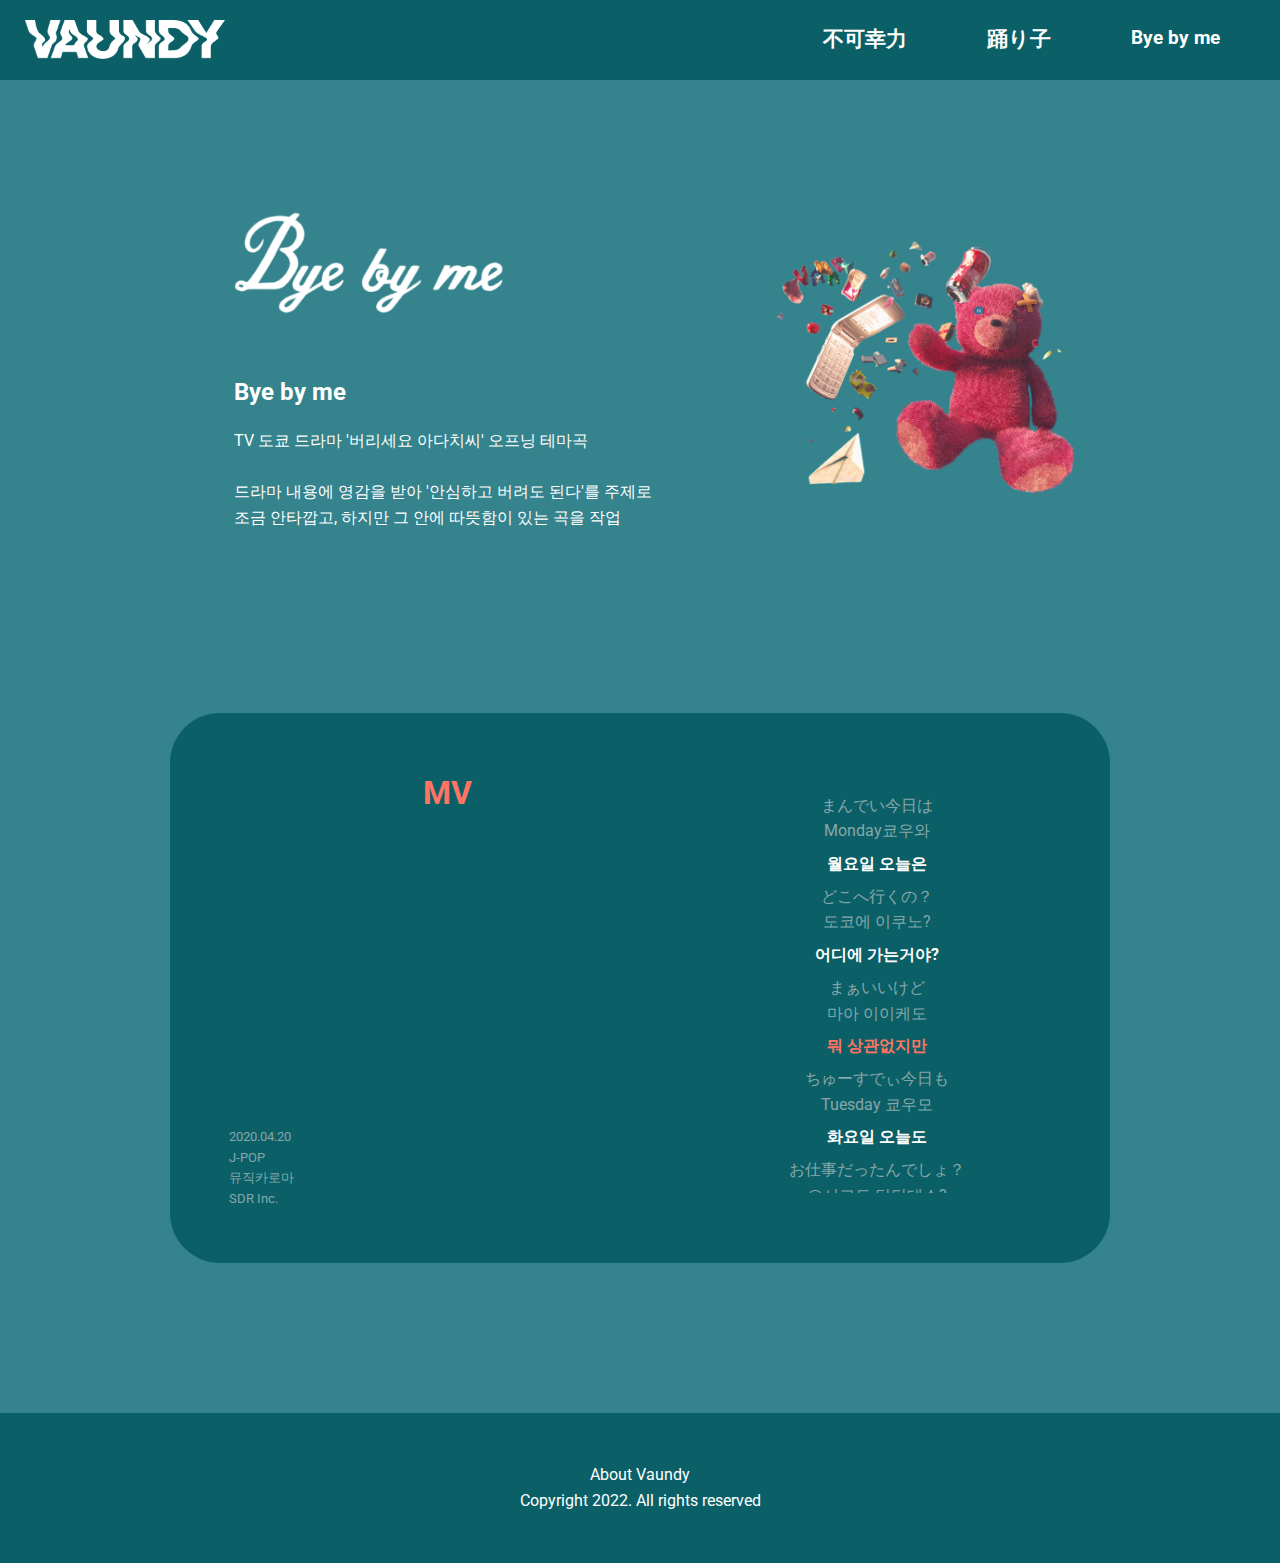
<file: byebyme.html>
<!DOCTYPE html>
<html lang="en">
<head>
    <meta charset="UTF-8">
    <meta http-equiv="X-UA-Compatible">
    <meta name="viewport" content="width=device-width, initial-scale=1.0">
    <title>Vaundy</title>
    <link rel="stylesheet" href="soundStyle.css">
    <link rel="stylesheet" href="animation.css">
    <script src="header3.js" defer></script>
    <link rel="shortcut icon" href="Image/fav.ico">
    <link rel="icon" href="Image/fav.ico">
</head>

<body class="s3green1">
    <nav class="menuBar s3green2">
        <div class="menuLogo">
            <a href="index.html">
                <img src="Image/Logo_s.png" class="static" width="100%">
                <img src="Image/Logo_sO.png" class="colorize fadeIn animated" width="100%">
            </a>
        </div>
        <ul class="menuItems3 hideMenu">
            <li class="s3green2"><a id="textP" class="whiteT" href="fukakouryoku.html">不可幸力</a></li>
            <li class="s3green2"><a id="textP" class="whiteT" href="odoriko.html">踊り子</a></li>
            <li class="s3green2"><a class="whiteT" href="byebyme.html">Bye by me</a></li>
        </ul>
        <div class="toggle">
            <img id="toggleBtn" src="Image/toggle_W.png" width="35px">
        </div>
    </nav>


    <div id="intro">
        <div id="introScript">
            <div id="introTitle" class="flipInX animated">
                <img src="Image/ByebymeTitle.png" width="100%">
            </div>
            <p class="introName fadeInUp delay04 animated">Bye by me</p>
            <p class="whiteT fadeInUp delay06 animated">TV 도쿄 드라마 '버리세요 아다치씨' 오프닝 테마곡<br><br>
                드라마 내용에 영감을 받아 '안심하고 버려도 된다'를 주제로<br>
                조금 안타깝고, 하지만 그 안에 따뜻함이 있는 곡을 작업</p> 
        </div>
        <div id="introImage" class="fadeInUp delay02 animated">
        <img src="Image/Object3.png" width="100%">
        </div>
    </div>

    <div id="container">
        <div class="bgBox s3green2">
            <div id="mvBox" class="s3green2">
                <p class="title orangeT">MV</p>
                <div class="videoWrap">
                    <iframe width="560" height="315" src="https://www.youtube.com/embed/b3H5RvRHiYs" title="YouTube video player" frameborder="0" allow="accelerometer; autoplay; clipboard-write; encrypted-media; gyroscope; picture-in-picture" allowfullscreen></iframe>
                </div>
                <div id="infoBox">
                    <p class="greenT hidden smallT">2020.04.20<br>J-POP<br>뮤직카로마<br>SDR Inc.</p>
                </div>
            </div>
    
            <div id="lyricsBox3" class="s3green2">
                <p class="title orangeT show">LYRICS</p>
                <div id="lyrics">
                    <p class="greenT">まんでい今日は<br>
                        Monday쿄우와</p>
                        <p class="heightT whiteT boldT">월요일 오늘은</p>
                        
                        <p class="greenT">どこへ行くの？<br>
                        도코에 이쿠노?</p>
                        <p class="heightT whiteT boldT">어디에 가는거야?</p>
                        
                        <p class="greenT">まぁいいけど<br>
                        마아 이이케도</p>
                        <p class="heightT orangeT boldT">뭐 상관없지만</p>
                        
                        <p class="greenT">ちゅーすでぃ今日も<br>
                        Tuesday 쿄우모</p>
                        <p class="heightT whiteT boldT">화요일 오늘도</p>
                        
                        <p class="greenT">お仕事だったんでしょ？<br>
                        오시고토 닷탄데쇼?</p>
                        <p class="heightT whiteT boldT">일하다 온거지?</p>
                        
                        <p class="greenT">まぁいいけど<br>
                        마아 이이케도</p>
                        <p class="heightT whiteT boldT">뭐 상관없지만</p>
                        
                        <p class="greenT">まぁいいけど<br>
                        마아 이이케도</p>
                        <p class="heightT whiteT boldT">뭐 상관없지만</p>
                        
                        <br><br>
                        
                        <p class="greenT">うぇんずでぃ今日は<br>
                        Wednesday 쿄우와</p>
                        <p class="heightT whiteT boldT">수요일 오늘은</p>
                        
                        <p class="greenT">何を見ているの？<br>
                        나니오 미테이루노?</p>
                        <p class="heightT whiteT boldT">뭘 보고 있는거야?</p>
                        
                        <p class="greenT">辛いでしょ<br>
                        츠라이데쇼</p>
                        <p class="heightT orangeT boldT">괴로운거지</p>
                        
                        <p class="greenT">またさ<br>
                        마타사</p>
                        <p class="heightT whiteT boldT">또 말야</p>
                        
                        <p class="greenT">遠く去った過去の日々に<br>
                        토오쿠 삿타 카코노 히비니</p>
                        <p class="heightT whiteT boldT">멀리 떠나간 과거의 나날에</p>
                        
                        <p class="greenT">名前をつけて<br>
                        나마에오 츠케테</p>
                        <p class="heightT whiteT boldT">이름을 붙이며</p>
                        
                        <p class="greenT">いたんでしょ<br>
                        이탄데쇼</p>
                        <p class="heightT whiteT boldT">있던거지</p>
                        
                        <br><br>
                        
                        <p class="greenT">お帰り、でももういいよ<br>
                        오카에리, 데모 모우 이이요</p>
                        <p class="heightT whiteT boldT">어서와, 그래도 이제 됐어</p>
                        
                        <p class="greenT">伝えたいことは特にないから<br>
                        츠타에타이 코토와 토쿠니 나이카라</p>
                        <p class="heightT whiteT boldT">전하고 싶은건 특별히 없으니까</p>
                        
                        <p class="greenT">お帰り、でももういいの<br>
                        오카에리, 데모 모우 이이노</p>
                        <p class="heightT whiteT boldT">어서와, 그래도 이제 괜찮아</p>
                        
                        <p class="greenT">覚えてることも<br>
                        오보에테루 코토모</p>
                        <p class="heightT whiteT boldT">기억하고 있는 것도</p>
                        
                        <p class="greenT">もうないよ<br>
                        모우 나이요</p>
                        <p class="heightT whiteT boldT">이젠 없어</p>
                        
                        <br><br>
                        
                        <p class="greenT">さーすでぃ今日は<br>
                        Thursday 쿄우와</p>
                        <p class="heightT whiteT boldT">목요일 오늘은</p>
                        
                        <p class="greenT">どこに行ってきたの？<br>
                        도코니 잇테 키타노?</p>
                        <p class="heightT whiteT boldT">어디 갔다 온거야?</p>
                        
                        <p class="greenT">遅いでしょ<br>
                        오소이데쇼</p>
                        <p class="heightT orangeT boldT">늦었잖아</p>
                        
                        <p class="greenT">ふらいでぃ今日は<br>
                        Friday 쿄우와</p>
                        <p class="heightT whiteT boldT">금요일 오늘은</p>
                        
                        <p class="greenT">思い出していたの？<br>
                        오모이 다시테 이타노?</p>
                        <p class="heightT whiteT boldT">떠올리고 있던 거야?</p>
                        
                        <p class="greenT">あのことを<br>
                        아노 코토오</p>
                        <p class="heightT whiteT boldT">그 일을</p>
                        
                        <br><br>
                        
                        <p class="greenT">でもさ<br>
                        데모사</p>
                        <p class="heightT whiteT boldT">그래도</p>
                        
                        <p class="greenT">遠く去った過去の日々と<br>
                        토오쿠 삿타 카코노 히비토</p>
                        <p class="heightT whiteT boldT">멀리 떠나간 과거의 나날과</p>
                        
                        <p class="greenT">サヨナラしたら<br>
                        사요나라시타라</p>
                        <p class="heightT whiteT boldT">작별 할 수 있다면</p>
                        
                        <p class="greenT">楽でしょ<br>
                        라쿠데쇼</p>
                        <p class="heightT orangeT boldT">편하겠지</p>
                        
                        <br><br>
                        
                        <p class="greenT">お帰り、でももういいよ<br>
                        오카에리, 데모 모우 이이요</p>
                        <p class="heightT whiteT boldT">어서와, 하지만 이제 됐어</p>
                        
                        <p class="greenT">伝えたいことは特にないから<br>
                        츠타에타이 코토와 토쿠니 나이카라</p>
                        <p class="heightT whiteT boldT">전하고 싶었던건 특별히 없으니까</p>
                        
                        <p class="greenT">お帰り、でももういいの<br>
                        오카에리, 데모 모우 이이노</p>
                        <p class="heightT whiteT boldT">어서와, 하지만 이제 괜찮아</p>
                        
                        <p class="greenT">覚えてることも<br>
                        오보에테루 코토모</p>
                        <p class="heightT whiteT boldT">기억하고 있는 것도</p>
                        
                        <p class="greenT">もうないよ<br>
                        모우 나이요</p>
                        <p class="heightT whiteT boldT">이젠 없어</p>
                        
                        <br><br>
                        
                        <p class="greenT">休みの夜のやけ酒も<br>
                        야스미노 요루노 야케자케모</p>
                        <p class="heightT whiteT boldT">휴일 밤의 홧김에 마시는 술도</p>
                        
                        <p class="greenT">それくらいにして<br>
                        소레 쿠라이니 시테</p>
                        <p class="heightT whiteT boldT">그 정도로 해둬</p>
                        
                        <p class="greenT">もういいだろ？<br>
                        모우 이이다로?</p>
                        <p class="heightT orangeT boldT">이제 충분하잖아?</p>
                        
                        <br><br>
                        
                        <p class="greenT">愛していたんだきっと<br>
                        아이시테이탄다 킷토</p>
                        <p class="heightT whiteT boldT">사랑하고 있었어 분명</p>
                        
                        <p class="greenT">思い出すことを<br>
                        오모이 다스 코토오</p>
                        <p class="heightT whiteT boldT">떠올리는 것들을</p>
                        
                        <p class="greenT">愛して、愛して<br>
                        아이시테, 아이시테</p>
                        <p class="heightT orangeT boldT">사랑하고, 사랑하여</p>
                        
                        <p class="greenT">満たしているなら<br>
                        미타시테이루나라</p>
                        <p class="heightT whiteT boldT">채우고 있다면</p>
                        
                        <br><br>
                        
                        <p class="greenT">忘れても、もういいよ<br>
                        와스레테모, 모우 이이요</p>
                        <p class="heightT whiteT boldT">잊어버려도, 이젠 괜찮아</p>
                        
                        <p class="greenT">伝えたいことはもう伝えたから<br>
                        츠타에타이 코토와 모우 츠타에타카라</p>
                        <p class="heightT whiteT boldT">전하고 싶은 건 이제 전했으니까</p>
                        
                        <p class="greenT">忘れても、もういいよ<br>
                        와스레테모, 모우 이이요</p>
                        <p class="heightT whiteT boldT">잊어버려도, 이젠 괜찮아</p>
                        
                        <p class="greenT">この先もいっぱいたまっていくから<br>
                        코노 사키모 잇파이 타맛테 이쿠카라</p>
                        <p class="heightT orangeT boldT">앞으로도 잔뜩 쌓아갈테니까</p>
                        
                        <p class="greenT">愛してやまない傷を<br>
                        아이시테 야마나이 키즈오</p>
                        <p class="heightT whiteT boldT">사랑해 마지 않는 상처를</p>
                        
                        <p class="greenT">無くして新しい日々を<br>
                        나쿠시테 아타라시이 히비오</p>
                        <p class="heightT whiteT boldT">없애버리고 새로운 날을</p>
                        
                        <p class="greenT">またね<br>
                        마타네</p>
                        <p class="heightT orangeT boldT">또 봐</p>
                        <br><br>
                </div>
            </div>
        
            <div id="infoBox2" class="s3green2">
                <p class="title orangeT show">INFORMATION</p>
                <p class="centerT whiteT show">2020.04.20<br>J-POP<br>뮤직카로마<br>SDR Inc.<br><br><br></p>
            </div>

        </div>

    </div>

</body>
<footer class="s3green2">
    <p class="whiteT">About Vaundy</p>
    <p class="whiteT">Copyright 2022. All rights reserved</p>
</footer>
</html>
</file>
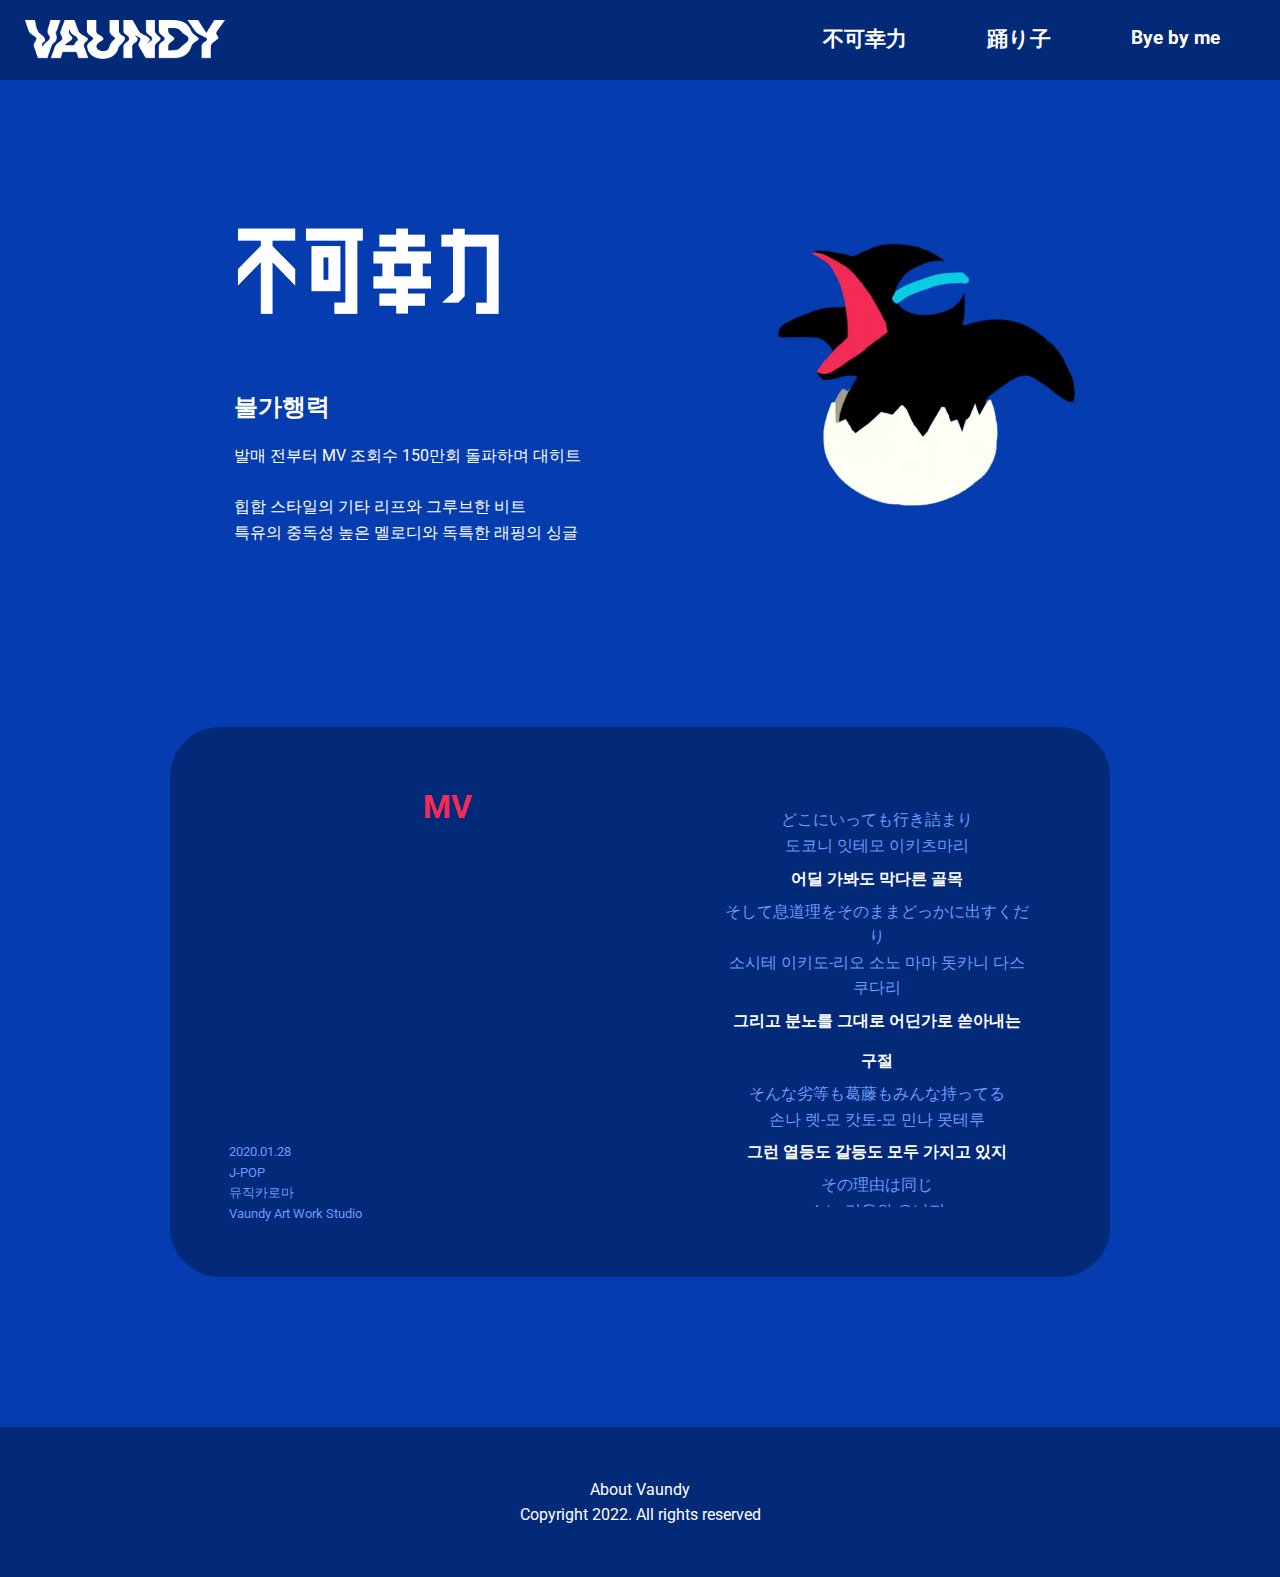
<file: fukakouryoku.html>
<!DOCTYPE html>
<html lang="en">
<head>
    <meta charset="UTF-8">
    <meta http-equiv="X-UA-Compatible">
    <meta name="viewport" content="width=device-width, initial-scale=1.0">
    <title>Vaundy</title>
    <link rel="stylesheet" href="soundStyle.css">
    <link rel="stylesheet" href="animation.css">
    <script src="header.js" defer></script>
    <link rel="shortcut icon" href="Image/fav.ico">
    <link rel="icon" href="Image/fav.ico">
</head>

<body class="s1Blue1">
    <nav class="menuBar s1Blue2">
        <div class="menuLogo">
            <a href="index.html">
                <img src="Image/Logo_s.png" class="static" width="100%">
                <img src="Image/Logo_sP.png" class="colorize fadeIn animated" width="100%">
            </a>
        </div>
        <ul class="menuItems hideMenu">
            <li class="s1Blue2"><a id="textP" class="whiteT" href="fukakouryoku.html">不可幸力</a></li>
            <li class="s1Blue2"><a id="textP" class="whiteT" href="odoriko.html">踊り子</a></li>
            <li class="s1Blue2"><a class="whiteT" href="byebyme.html">Bye by me</a></li>
        </ul>
        <div class="toggle">
            <img id="toggleBtn" src="Image/toggle_W.png" width="35px">
        </div>
    </nav>


    <div id="intro">
        <div id="introScript">
            <div id="introTitle" class="flipInX animated">
                <img src="Image/fukakouryokuTitle.png" width="100%">
            </div>
            <p class="introName fadeInUp delay04 animated">불가행력</p>
            <p class="whiteT fadeInUp delay06 animated">발매 전부터 MV 조회수 150만회 돌파하며 대히트<br><br>힙합 스타일의 기타 리프와 그루브한 비트<br>특유의 중독성 높은 멜로디와 독특한 래핑의 싱글</p> 
        </div>
        <div id="introImage" class="fadeInUp delay02 animated">
        <img src="Image/Object1.png" width="100%">
        </div>
    </div>

    <div id="container">
        <div class="bgBox s1Blue2">
            <div id="mvBox" class="s1Blue2">
                <p class="title pinkT">MV</p>
                <div class="videoWrap">
                    <iframe width="100%" height="315" src="https://www.youtube.com/embed/Gbz2C2gQREI" title="YouTube video player" frameborder="0" allow="accelerometer; autoplay; clipboard-write; encrypted-media; gyroscope; picture-in-picture" allowfullscreen></iframe>
                </div>
                <div id="infoBox">
                    <p class="skyT hidden smallT">2020.01.28<br>J-POP<br>뮤직카로마<br>Vaundy Art Work Studio</p>
                </div>
            </div>
    
            <div id="lyricsBox" class="s1Blue2">
                <p class="title pinkT show">LYRICS</p>
                <div id="lyrics">
                    <p class="skyT">どこにいっても行き詰まり<br>도코니 잇테모 이키츠마리</p>
                    <p class="heightT whiteT boldT">어딜 가봐도 막다른 골목</p>
                    
                    <p class="skyT">そして息道理をそのままどっかに出すくだり<br>소시테 이키도-리오 소노 마마 돗카니 다스쿠다리</p>
                    <p class="heightT whiteT boldT">그리고 분노를 그대로 어딘가로 쏟아내는 구절</p>
                    
                    <p class="skyT">そんな劣等も葛藤もみんな持ってる<br>손나 렛-모 캇토-모 민나 못테루</p>
                    <p class="heightT whiteT boldT">그런 열등도 갈등도 모두 가지고 있지</p>
                    
                    <p class="skyT">その理由は同じ<br>소노 리유와 오나지</p>
                    <p class="heightT whiteT boldT">그 이유는 같아</p>
                    
                    <p class="skyT">なんでもかんでも欲しがる世界じゃない？<br>난데모 칸데모 호시가루 세카이쟈나이</p>
                    <p class="heightT whiteT boldT">뭐든 다 바라는 세상이잖아?</p>
                    
                    <p class="skyT">また回る世界に飲まれている<br>마타 마와루 세카이니 노마레테이루</p>
                    <p class="heightT whiteT boldT">또다시 돌고 도는 세상에 삼켜지고 있어</p>
                    
                    <p class="skyT">それも理由は同じ<br>소레모 리유와 오나지</p>
                    <p class="heightT whiteT boldT">그것도 이유는 같아</p>
                    
                    <p class="skyT">膨らんだ、妄想、幻想、真相を、いやあれを探してる<br>후쿠란다 모소 겐소 신소오 이야 아레오 사가시테루</p>
                    <p class="heightT whiteT boldT">부풀어올랐어 망상 환상 진상을, 아니, 저걸 찾고 있어</p>
                    
                    <br><br>
                    
                    <p class="skyT">あれ、なに、わからないよ<br>아레 나니 와카라나이요</p>
                    <p class="heightT whiteT boldT">저거, 뭐야, 모르겠어</p>
                    
                    <p class="skyT">それ、なに、甘い理想に<br>소레 나니 아마이 리소니</p>
                    <p class="heightT whiteT boldT">그거, 뭐야, 단 맛의 이상에</p>
                    
                    <p class="skyT">落ちる<br>오치루</p>
                    <p class="heightT whiteT boldT">떨어져</p>
                    
                    <br><br>
                    
                    <p class="heightT2 pinkT boldT">welcome to the dirty night</p>
                    
                    <p class="skyT">みんな心の中までイカレちまっている<br>민나 코코로노 나카마데 이카레치맛테이루</p>
                    <p class="heightT whiteT boldT">모두 마음 속까지 맛이 가버렸어</p>
                    
                    <p class="heightT2 pinkT boldT">welcome to the dirty night</p>
                    
                    <p class="skyT">そんな世界にみんなで寄り添いあっている<br>손나 세카이니 민나데 요리소이앗테이루</p>
                    <p class="heightT whiteT boldT">그런 세상에서 모두 바짝 붙어있어</p>
                    
                    <p class="heightT2 pinkT boldT">welcome to the dirty night</p>
                    
                    <p class="skyT">みんな心の中から弱って朽ちていく<br>민나 코코로노 나카카라 요왓테 쿠치테이쿠</p>
                    <p class="heightT whiteT boldT">모두 마음 속에서부터 약해지며 시들어가</p>
                    
                    <p class="heightT2 pinkT boldT">welcome to the dirty night</p>
                    
                    <p class="skyT">そんな世界だから皆慰めあっている<br>손나 세카이다카라 민나 나구사메앗테이루</p>
                    <p class="heightT whiteT boldT">그런 세상이기에 모두 서로 위로하고 있어</p>
                    
                    <br><br>
                    
                    <p class="skyT">あれ、なに、わからないよ<br>아레 나니 와카라나이요</p>
                    <p class="heightT whiteT boldT">저거, 뭐야, 모르겠어</p>
                    
                    <p class="skyT">それ、なに、辛い日々に<br>소레 나니 츠라이 히비니</p>
                    <p class="heightT whiteT boldT">그거, 뭐야, 괴로운 나날에</p>
                    
                    <p class="skyT">沈む<br>시즈무</p>
                    <p class="heightT whiteT boldT">잠겨가</p>
                    
                    <br><br>
                    
                    <p class="heightT2 pinkT boldT">welcome to the dirty night</p>
                    
                    <p class="skyT">みんな心の中までイカレちまっている<br>민나 코코로노 나카마데 이카레치맛테이루</p>
                    <p class="heightT whiteT boldT">모두 마음 속까지 맛이 가버렸어</p>
                    
                    <p class="heightT2 pinkT boldT">welcome to the dirty night</p>
                    
                    <p class="skyT">そんな世界にみんなで寄り添いあっている<br>손나 세카이니 민나데 요리소이앗테이루</p>
                    <p class="heightT whiteT boldT">그런 세상에서 모두 바짝 붙어있어</p>
                    
                    <p class="heightT2 pinkT boldT">welcome to the dirty night</p>
                    
                    <p class="skyT">みんな心の中から弱って朽ちていく<br>민나 코코로노 나카카라 요왓테 쿠치테이쿠</p>
                    <p class="heightT whiteT boldT">모두 마음 속에서부터 약해지며 시들어가</p>
                    
                    <p class="heightT2 pinkT boldT">welcome to the dirty night</p>
                    
                    <p class="skyT">そんな世界だから皆慰めあっている<br>손나 세카이다카라 민나 나구사메앗테이루</p>
                    <p class="heightT whiteT boldT">그런 세상이기에 모두 서로 위로하고 있어</p>
                    
                    <br><br>
                    
                    <p class="skyT">愛で<br>아이데</p>
                    <p class="heightT whiteT boldT">사랑으로</p>
                    
                    <p class="skyT">揺れる世界の中で僕達は<br>유레루 세카이노 나카데 보쿠타치와</p>
                    <p class="heightT whiteT boldT">흔들리는 세상 속에서 우리는</p>
                    
                    <p class="skyT">キスをしあって生きている<br>키스오 시앗테 이키테이루</p>
                    <p class="heightT whiteT boldT">서로 키스하며 살아가고 있어</p>
                    
                    <p class="skyT">揺れる世界の中を僕達は<br>유레루 세카이노 나카오 보쿠타치와</p>
                    <p class="heightT whiteT boldT">흔들리는 세상 속에서 우리는</p>
                    
                    <p class="skyT">手を取り合っている<br>테오 토리앗테이루</p>
                    <p class="heightT whiteT boldT">서로 손을 잡고 있어</p>
                    
                    <br><br>
                    
                    <p class="skyT">なぁ、なんて美しい世界だ<br>나 난테 우츠쿠시이 세카이다</p>
                    <p class="heightT whiteT boldT">뭐, 이 얼마나 아름다운 세상인가</p>
                    
                    <p class="skyT">僕ら何度裏切りあっていても<br>보쿠라 난도 우라기리앗테이테모</p>
                    <p class="heightT whiteT boldT">우린 몇번이고 서로를 배신해도</p>
                    
                    <p class="skyT">まぁ、なんとか手を取り合うんだ<br>마 난토카 테오 토리아운다</p>
                    <p class="heightT whiteT boldT">뭐, 어떻게든 손을 잡게 돼</p>
                    
                    <p class="heightT skyT">まるで恋愛映画のラストシーンのような<br>마루데 렌아이에이가노 라스토 신노 요나</p>
                    <p class="heightT whiteT boldT">마치 연애영화의 라스트 신 같아</p>
                    
                    <br><br>
                    
                    <p class="skyT">「愛で」<br>아이데</p>
                    <p class="heightT whiteT boldT">사랑으로</p>
                    
                    <p class="skyT">靡く世界の中で僕達は<br>나비쿠 세카이노 나카데 보쿠타치와</p>
                    <p class="heightT whiteT boldT">나부끼는 세상 속에서 우리는</p>
                    
                    <p class="skyT">キスをしあって生きている<br>키스오 시앗테 이키테이루</p>
                    <p class="heightT whiteT boldT">서로 키스하며 살아가고 있어</p>
                    
                    <p class="skyT">靡く世界の中を僕達は<br>나비쿠 세카이노 나카오 보쿠타치와</p>
                    <p class="heightT whiteT boldT">나부끼는 세상 속을 우리는</p>
                    
                    <p class="skyT">目を合わせあって生きる<br>메오 아와세앗테 이키루</p>
                    <p class="heightT whiteT boldT">서로 눈을 마주치며 살고 있어</p>
                    
                    <br><br>
                    
                    <p class="heightT2 pinkT boldT">welcome to the dirty night</p>
                    
                    <p class="skyT">みんな心の中までイカレちまっている<br>민나 코코로노 나카마데 이카레치맛테이루</p>
                    <p class="heightT whiteT boldT">모두 마음 속까지 맛이 가버렸어</p>
                    
                    <p class="heightT2 pinkT boldT">welcome to the dirty night</p>
                    
                    <p class="skyT">そんな世界にみんなで寄り添いあっている<br>손나 세카이니 민나데 요리소이앗테이루</p>
                    <p class="heightT whiteT boldT">그런 세상에서 모두 바짝 붙어있어</p>
                    
                    <p class="heightT2 pinkT boldT">welcome to the dirty night</p>
                    
                    <p class="skyT">みんな心の中から弱って朽ちていく<br>민나 코코로노 나카카라 요왓테 쿠치테이쿠</p>
                    <p class="heightT whiteT boldT">모두 마음 속에서부터 약해지며 시들어가</p>
                    
                    <p class="heightT2 pinkT boldT">welcome to the dirty night</p>
                    
                    <p class="skyT">そんな世界だから皆慰めあっている<br>손나 세카이다카라 민나 나구사메앗테이루</p>
                    <p class="heightT whiteT boldT">그런 세상이기에 모두 서로 위로하고 있어</p>
                    <br><br>
                </div>
            </div>
        
            <div id="infoBox2" class="s1Blue2">
                <p class="title pinkT show">INFORMATION</p>
                <p class="centerT whiteT show">2020.01.28<br>J-POP<br>뮤직카로마<br>Vaundy Art Work Studio<br><br><br></p>
            </div>

        </div>

    </div>

</body>
<footer class="s1Blue2">
    <p class="whiteT">About Vaundy</p>
    <p class="whiteT">Copyright 2022. All rights reserved</p>
</footer>
</html>
</file>
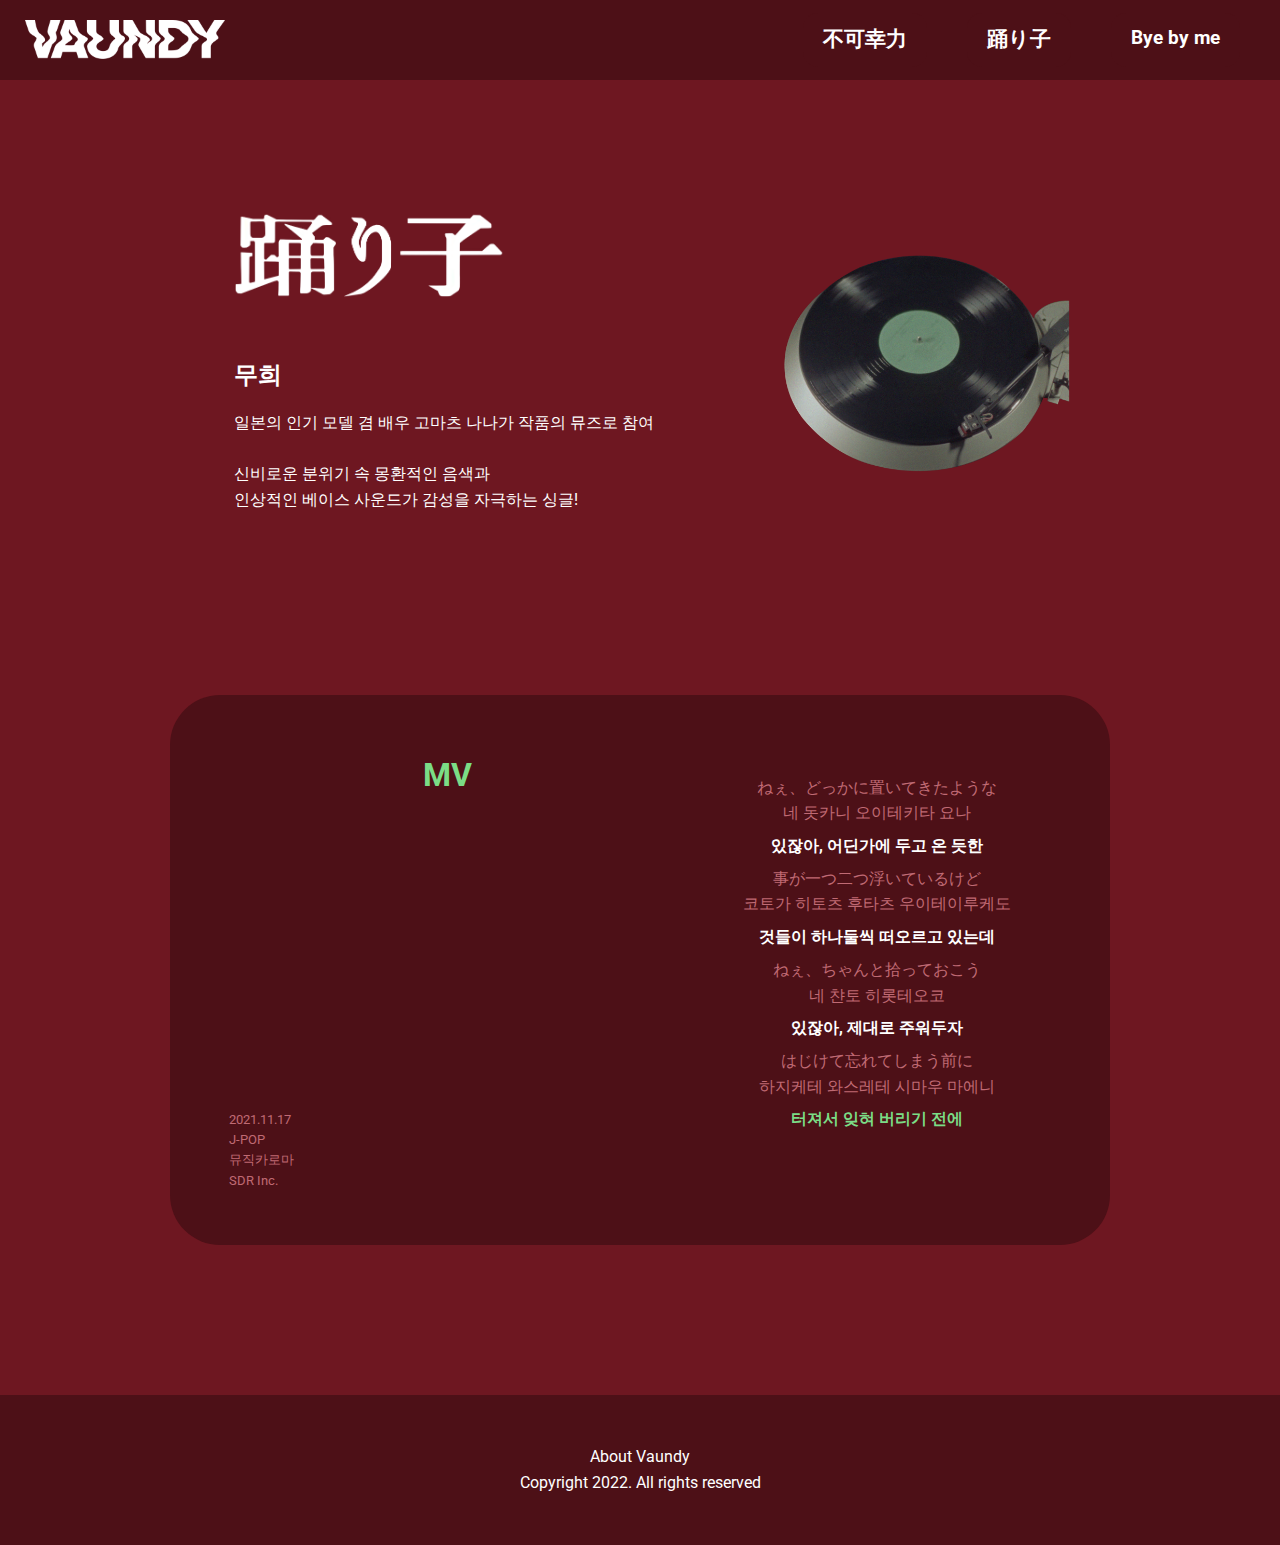
<file: odoriko.html>
<!DOCTYPE html>
<html lang="en">
<head>
    <meta charset="UTF-8">
    <meta http-equiv="X-UA-Compatible">
    <meta name="viewport" content="width=device-width, initial-scale=1.0">
    <title>Vaundy</title>
    <link rel="stylesheet" href="soundStyle.css">
    <link rel="stylesheet" href="animation.css">
    <script src="header2.js" defer></script>
    <link rel="shortcut icon" href="Image/fav.ico">
    <link rel="icon" href="Image/fav.ico">
</head>

<body class="s2Red1">
    <nav class="menuBar s2Red2">
        <div class="menuLogo">
            <a href="index.html">
                <img src="Image/Logo_s.png" class="static" width="100%">
                <img src="Image/Logo_sY.png" class="colorize fadeIn animated" width="100%">
            </a>
        </div>
        <ul class="menuItems2 hideMenu">
            <li class="s2Red2"><a id="textP" class="whiteT" href="fukakouryoku.html">不可幸力</a></li>
            <li class="s2Red2"><a id="textP" class="whiteT" href="odoriko.html">踊り子</a></li>
            <li class="s2Red2"><a class="whiteT" href="byebyme.html">Bye by me</a></li>
        </ul>
        <div class="toggle">
            <img id="toggleBtn" src="Image/toggle_W.png" width="35px">
        </div>
    </nav>


    <div id="intro">
        <div id="introScript">
            <div id="introTitle" class="flipInX animated">
                <img src="Image/odorikoTitle.png" width="100%">
            </div>
            <p class="introName fadeInUp delay04 animated">무희</p>
            <p class="whiteT fadeInUp delay06 animated">일본의 인기 모델 겸 배우 고마츠 나나가 작품의 뮤즈로 참여<br><br>
                신비로운 분위기 속 몽환적인 음색과<br>
                인상적인 베이스 사운드가 감성을 자극하는 싱글!</p> 
        </div>
        <div id="introImage" class="fadeInUp delay02 animated">
        <img src="Image/Object2.png" width="100%">
        </div>
    </div>

    <div id="container">
        <div class="bgBox s2Red2">
            <div id="mvBox" class="s2Red2">
                <p class="title yellowT">MV</p>
                <div class="videoWrap">
                    <iframe width="560" height="315" src="https://www.youtube.com/embed/7HgJIAUtICU" title="YouTube video player" frameborder="0" allow="accelerometer; autoplay; clipboard-write; encrypted-media; gyroscope; picture-in-picture" allowfullscreen></iframe>
                </div>
                <div id="infoBox">
                    <p class="redT hidden smallT">2021.11.17<br>J-POP<br>뮤직카로마<br>SDR Inc.</p>
                </div>
            </div>
    
            <div id="lyricsBox2" class="s2Red2">
                <p class="title yellowT show">LYRICS</p>
                <div id="lyrics">
                    <p class="redT">ねぇ、どっかに置いてきたような<br>
                    네 돗카니 오이테키타 요나</p>
                    <p class="heightT whiteT boldT">있잖아, 어딘가에 두고 온 듯한</p>
                    
                    <p class="redT">事が一つ二つ浮いているけど<br>
                    코토가 히토츠 후타츠 우이테이루케도</p>
                    <p class="heightT whiteT boldT">것들이 하나둘씩 떠오르고 있는데</p>
                    
                    <p class="redT">ねぇ、ちゃんと拾っておこう<br>
                    네 챤토 히롯테오코</p>
                    <p class="heightT whiteT boldT">있잖아, 제대로 주워두자</p>
                    
                    <p class="redT">はじけて忘れてしまう前に<br>
                    하지케테 와스레테 시마우 마에니</p>
                    <p class="heightT yellowT boldT">터져서 잊혀 버리기 전에</p>
                    <br><br>
                    <p class="redT">回り出した　あの子と僕の未来が<br>
                    마와리다시타 아노 코토 보쿠노 미라이가</p>
                    <p class="heightT whiteT boldT">돌기 시작했어, 저 아이와 나의 미래가</p>
                    
                    <p class="redT">止まりどっかで　またやり直せたら<br>
                    토마리 돗카데 마타 야리나오세타라</p>
                    <p class="heightT yellowT boldT">멈춰서서 어딘가에서 다시 시작할 수 있다면</p>
                    
                    <p class="redT">回り出した　あの子と僕が被害者<br>
                    마와리다시타 아노 코토 보쿠가 히가이샤</p>
                    <p class="heightT whiteT boldT">돌기 시작했어, 저 아이와 내가 피해자</p>
                    
                    <p class="redT">づらでどっかを　また練り歩けたらな<br>
                    즈라데 돗카오 마타 네리아루케타라나</p>
                    <p class="heightT whiteT boldT">얼굴을 하고 어딘가에서 다시 줄맞춰 걸을 수 있다면</p>
                    <br><br>
                    <p class="redT">あのね、私あなたに会ったの<br>
                    아노네 와타시 아나타니 앗타노</p>
                    <p class="heightT whiteT boldT">있잖아, 나 널 만났어</p>
                    
                    <p class="redT">夢の中に置いてきたけどね<br>
                    유메노 나카니 오이테키타케도네</p>
                    <p class="heightT whiteT boldT">꿈 속에 두고 오긴 했지만</p>
                    
                    <p class="redT">ねぇ、どうして私が好きなの<br>
                    네 도시테 와타시가 스키나노</p>
                    <p class="heightT yellowT boldT">있잖아, 왜 내가 좋은 거야?</p>
                    
                    <p class="redT">一度しか会ったことがないのにね<br>
                    이치도시카 앗타 코토가 나이노니네</p>
                    <p class="heightT whiteT boldT">한 번 밖에 만나지 않았는데</p>
                    <br><br>
                    <p class="redT">思いを蹴って 二人でしてんだ<br>
                    오모이오 켓테 후타리데  시텐다</p>
                    <p class="heightT whiteT boldT">추억을 걷어차며 두 사람은</p>
                    
                    <p class="redT">壊れない愛を歌う<br>
                    와스레나이 아이오 우타우</p>
                    <p class="heightT whiteT boldT">잊지 못할 사랑을 노래해</p>
                    
                    <p class="redT">言葉を二人に課して<br>
                    코토바오 후타리니 카시테</p>
                    <p class="heightT whiteT boldT">단어를 두 사람에게 부과하며</p>
                    
                    <p class="redT">誓いをたてんだ<br>
                    치가이오 타텐다</p>
                    <p class="heightT yellowT boldT">약속했어</p>
                    
                    <p class="redT">忘れない愛を歌うようにね<br>
                    와스레나이 아이오 우타우 요니네</p>
                    <p class="heightT whiteT boldT">잊지 못할 사랑을 노래하기를</p>
                    <br><br>
                    <p class="redT">回り出した　あの子と僕の未来が<br>
                    마와리다시타 아노 코토 보쿠노 미라이가</p>
                    <p class="heightT whiteT boldT">돌기 시작했어, 저 아이와 나의 미래가</p>
                    
                    <p class="redT">止まりどっかで　またやり直せたら<br>
                    토마리 돗카데 마타 야리나오세타라</p>
                    <p class="heightT yellowT boldT">멈춰서서 어딘가에서 다시 시작할 수 있다면</p>
                    
                    <p class="redT">回り出した　あの子と僕が被害者<br>
                    마와리다시타 아노 코토 보쿠가 히가이샤</p>
                    <p class="heightT whiteT boldT">돌기 시작했어, 저 아이와 내가 피해자</p>
                    
                    <p class="redT">づらでどっかを　また練り歩けたらな<br>
                    즈라데 돗카오 마타 네리아루케타라나</p>
                    <p class="heightT whiteT boldT">얼굴을 하고 어딘가에서 다시 줄맞춰 걸을 수 있다면</p>
                    <br><br>
                    <p class="redT">回り出した　あの子と僕の未来が<br>
                    마와리다시타 아노 코토 보쿠노 미라이가</p>
                    <p class="heightT whiteT boldT">돌기 시작했어, 저 아이와 나의 미래가</p>
                    
                    <p class="redT">止まりどっかで　またやり直せたら<br>
                    토마리 돗카데 마타 야리나오세타라</p>
                    <p class="heightT yellowT boldT">멈춰서서 어딘가에서 다시 시작할 수 있다면</p>
                    
                    <p class="redT">回り出した　あの子と僕が被害者<br>
                    마와리다시타 아노 코토 보쿠가 히가이샤</p>
                    <p class="heightT whiteT boldT">돌기 시작했어, 저 아이와 내가 피해자</p>
                    
                    <p class="redT">づらでどっかを　また練り歩けたらな<br>
                    즈라데 돗카오 마타 네리아루케타라나</p>
                    <p class="heightT whiteT boldT">얼굴을 하고 어딘가에서 다시 줄맞춰 걸을 수 있다면</p>
                    <br><br>
                    <p class="redT">時代に乗って僕たちは<br>
                    지다이니 놋테 보쿠타치와</p>
                    <p class="heightT whiteT boldT">시대에 올라타고 우리는</p>
                    
                    <p class="redT">変わらず愛に生きるだろう<br>
                    카와라즈 아이니 이키루다로</p>
                    <p class="heightT yellowT boldT">변치 않고 사랑하며 살아가겠지</p>
                    
                    <p class="redT">僕らが散って残るのは<br>
                    보쿠라가 칫테 노코루노와</p>
                    <p class="heightT whiteT boldT">우리가 흩어지고 남게되는 것은</p>
                    
                    <p class="redT">変わらぬ愛の歌なんだろうな<br>
                    카와라누 아이노 우타 난다로나</p>
                    <p class="heightT whiteT boldT">변치 않는 사랑의 노래겠지</p>
                    <br><br>
                    <p class="redT">時代に乗って僕たちは<br>
                    지다이니 놋테 보쿠타치와</p>
                    <p class="heightT whiteT boldT">시대에 올라타고 우리는</p>
                    
                    <p class="redT">変わらず愛に生きるだろう<br>
                    카와라즈 아이니 이키루다로</p>
                    <p class="heightT yellowT boldT">변치 않고 사랑하며 살아가겠지</p>
                    
                    <p class="redT">僕らが散って残るのは<br>
                    보쿠라가 칫테 노코루노와</p>
                    <p class="heightT whiteT boldT">우리가 흩어지고 남게되는 것은</p>
                    
                    <p class="redT">変わらぬ愛の歌なんだろうな<br>
                    카와라누 아이노 우타 난다로나</p>
                    <p class="heightT whiteT boldT">변치 않는 사랑의 노래겠지</p></div>
                    <br><br>
                </div>
            </div>
        
            <div id="infoBox3" class="s2Red2 leftB">
                <p class="title yellowT show">INFORMATION</p>
                <p class="centerT whiteT show">2021.11.17<br>J-POP<br>뮤직카로마<br>SDR Inc.<br><br><br></p>
            </div>

        </div>

    </div>

</body>
<footer class="s2Red2">
    <p class="whiteT">About Vaundy</p>
    <p class="whiteT">Copyright 2022. All rights reserved</p>
</footer>
</html>
</file>
<file: soundStyle.css>
@import url('https://fonts.googleapis.com/css2?family=Noto+Serif+KR:wght@300;700&family=Playfair+Display:ital,wght@1,400;1,600&family=Roboto:wght@400;700;900&display=swap');

*{
    font-family: 'Roboto', sans-serif;
    font-weight: 400;
    font-size: 16px;
    line-height: 1.6;
    margin: 0;
    padding: 0;
    user-select: none;
}

.title{
    font-size: 2rem;
    font-weight: 700;
    text-align: center;
    margin:30px;
}

.introName{
    font-size: 1.5rem;
    font-weight: 700;
    margin-bottom: 1rem;
    color: #ffff;
}

.heightT{line-height: 2.5;}
.heightT2{line-height: 4;}
.boldT{font-weight: 700;}
.smallT{font-size: 0.8rem;}
.centerT{text-align: center;}
.whiteT{color: white;}

.s1Blue1{background-color: #053CAF;}
.s1Blue2{background-color: #032979;}
.s1Blue3{background-color: #6B99F9;}

.skyT{color: #6B99F9;}
.pinkT{color: #F32B56;}

.s2Red1{background-color: #6E1721;}
.s2Red2{background-color: #4D1017;}
.yellowT{color: #7bdd86;}
.redT{color: #c06a74;}

.s3green1{background-color: #34838d;}
.s3green2{background-color: #0b6068;}
.orangeT{color:#ff7462}
.greenT{color:#87a6a8}

/*--------------------------*/
.menuBar{
    display: flex;
    justify-content:space-between;
    align-items: center;
    width: 100%;
    height: 80px;
}

.menuLogo{
    width: 200px;
    height: 40px;
    margin-left: 25px;
}

.menuLogo .colorize{
    display: none;
}
.menuLogo:hover .colorize{
    display: block;
}
.menuLogo:hover .static{
    display: none;
}

.menuItems, .menuItems2, .menuItems3{
    display: flex;
    list-style: none;
    margin-right: 20px;
}

.menuItems li, .menuItems2 li, .menuItems3 li{
    padding: 10px 20px;
    border-radius: 15px;
    margin: 0px 20px 0px 20px;
    transition-property: all;
    transition-timing-function: ease-in-out;
    transition: 1s;
}

.menuItems li a,.menuItems2 li a, .menuItems3 li a{
    text-align: center;
    text-decoration: none;
    font-weight: 700;
    font-size: 1.2rem;
}

#textP{
    font-size: 1.3rem;
}

.menuItems li:hover{
    background: #F32B56;
    opacity: 1;
}

.menuItems2 li:hover{
    background: #82aa86;
    opacity: 1;
}

.menuItems3 li:hover{
    background: #ff7462;
    opacity: 1;
}



.toggle{
    display: none;
}

.toggle .showX{
    display: none;
}
.toggle:hover .showX{
    display: block;
}
.toggle:hover .static{
    display: none;
}


/*--------------------------*/


#intro{
    width: 100%;
    margin: 0px auto;
    display: inline-flex;
    flex-direction: row;
    align-items: center;
    justify-content: center;
}

#introScript{
    flex-direction: column;
    min-width: 40%;
    padding: 30px;
    margin: 8% 0px 8% 50px;
}

#introTitle{
    max-width: 270px;
    height: auto;
    display: block;
    margin-bottom: 50px;
}

#introImage{
    max-width: 300px;
    min-width: 300px;
    height: auto;
    display: block;
    margin: 0px 50px 0px 0px;
}

/*--------------------------*/


#container{
    width: 100%;
    margin: 0px auto;
    display: inline-flex;
    flex-direction: row;
    align-items: center;
    justify-content: center;
}

.bgBox{
    width: 940px;
    min-width: 680px;
    height:550px;
    display: inline-flex;
    flex-direction: row;
    margin-bottom: 200px;
    border-radius: 50px;
    margin: 50px;
}

#mvBox{
    width: 65%;
    height: 450px;
    margin: 25px 0px 50px 50px;
}

.videoWrap{
    position:relative;
    border-radius: 25px;
    padding-bottom:56.25%;
    height:0;
    overflow:hidden;}

.videoWrap iframe,.videoWrap object,.videoWrap embed{
    position:absolute;
    top:0;
    left:0;
    width:100%;
    height:100%;}


/*--------------------------*/


#lyricsBox, #lyricsBox2, #lyricsBox3{
    width: 450px;
    height: 400px;
    overflow: auto;
    margin: 80px 50px 50px 50px;
}

#lyrics{
    flex-direction: column;
    align-items:center;
    overflow: auto;
    text-align: center;
    margin-right: 30px;
}


#lyricsBox::-webkit-scrollbar{
    width: 13px;
}
#lyricsBox::-webkit-scrollbar-thumb{
    background-color: #F32B56;
    border-radius: 10px;
    background-clip: padding-box;
    border: 2px solid transparent;
}
#lyricsBox::-webkit-scrollbar-track{
    background-color: #053CAF;
    border-radius: 10px;
}

#lyricsBox2::-webkit-scrollbar{
    width: 13px;
}
#lyricsBox2::-webkit-scrollbar-thumb{
    background-color: #7bdd86;
    border-radius: 10px;
    background-clip: padding-box;
    border: 2px solid transparent;
}
#lyricsBox2::-webkit-scrollbar-track{
    background-color: #6E1721;
    border-radius: 10px;
}

#lyricsBox3::-webkit-scrollbar{
    width: 13px;
}
#lyricsBox3::-webkit-scrollbar-thumb{
    background-color: #ff7462;
    border-radius: 10px;
    background-clip: padding-box;
    border: 2px solid transparent;
}
#lyricsBox3::-webkit-scrollbar-track{
    background-color: #34838d;
    border-radius: 10px;
}

#infoBox{
    margin: 5% 0% 0% 2%;
}

/*-----------------------------------------*/

footer{
    height: 150px;
    display: flex;
    flex-direction: column;
    align-items: center;
    justify-content: center;
    margin-top: 100px;
}

.show{display: none;}
.menuShow{display: none;}



/*-----------------------------------------*/
@media only screen and (Max-width: 900px)
{
    .menuBar{
        position: sticky;
        top: 0;
        z-index: 2;
    }

    .menuLogo{
        margin: 20px 25px;
    }

    .menuBar{
        flex-direction: column;
        align-items: flex-start;
        width: 100%;
    }

    .menuItems, .menuItems2, .menuItems3{
        flex-direction: column;
        align-items: flex-end;
        width: 99%;
        margin: 0px;
        display: none;
        z-index: 1;
    }

    .menuItems li, .menuItems2 li, .menuItems3 li{
        width: 30%;
        text-align: center;
        padding: 10px;
        margin: 5px;
    }

    .menuItems.active{
        display: flex;
    }

    .menuItems2.active{
        display: flex;
    }

    .menuItems3.active{
        display: flex;
    }

    .toggle{
        display: block;
        position: absolute;
        right: 5%;
        margin-top: 25px;
    }
}

/*-----------------------------------------*/


@media only screen and (Max-width: 700px)
{

    .title{
        margin: 50px;
    }


    #intro{
        display: block;
    }

    #introScript{
        width: 70%;
        margin: auto;
    }

    #introTitle{
        max-width: 200px;
        margin-top: 80px;
    }

    #introImage{
        max-width: 50%;
        min-width: 0;
        margin: auto;
        margin-top: 10%;
        margin-bottom: 10%;
        height: auto;
    }


    /*--------------------------*/


    #container{
        display: block;
    }

    .bgBox{
        background-color: rgba(255, 255, 255, 0);
        width: 100%;
        min-width:0%;
        height: fit-content;
        display: inline-flex;
        flex-direction:column;
        align-items: center;
        justify-content: center;
        margin: auto;
    }
    
    #mvBox{
        width: 90%;
        height: 40%;
        border-radius: 30px;
        min-width: 0%;
        margin: 30px;
    }

    .videoWrap{
        padding-bottom:48.5%;
        height:0;}

    .videoWrap{
        margin: 30px 30px 50px 30px;
    }


    #lyricsBox{
        width: 90%;
        height: auto;
        border-radius: 30px;
        margin: 30px;
    }

    #lyricsBox2{
        width: 90%;
        height: auto;
        border-radius: 30px;
        margin: 30px;
    }

    #lyricsBox3{
        width: 90%;
        height: auto;
        border-radius: 30px;
        margin: 30px;
    }
    

    #lyrics{
        margin: 30px;
    }

    #infoBox2{
        width: 90%;
        border-radius: 30px;
        margin: 30px;
        display: flex;
        flex-direction: column;
        justify-content: center;
    }

    #infoBox3{
        width: 90%;
        border-radius: 30px;
        margin: 30px 37px 30px 23px;
        display: flex;
        flex-direction: column;
        justify-content: center;
    }


    .hidden{
        display: none;
    }

    .show{
        display: block;
    }

}
</file>
<file: animation.css>
.animated {
    animation-duration: 1s;
    animation-fill-mode: both;
}

.delay02{
    animation-delay: 0.2s;
}

.delay04{
    animation-delay: 0.4s;
}

.delay06{
    animation-delay: 0.6s;
}

@keyframes fadeIn {
    0% {
    opacity: 0
    }
    100% {
    opacity: 1
    }
}

.fadeIn {
    animation-name: fadeIn
}

@keyframes fadeInUp {
    0% {
    opacity: 0;
    transform: translate3d(0, 100%, 0)
    }

    100% {
    opacity: 1;
    transform: none
    }
}

.fadeInUp {
    animation-name: fadeInUp
}

@keyframes fadeInDown {
    0% {
    opacity: 0;
    transform: translate3d(0, -100%, 0)
    }
    100% {
    opacity: 1;
    transform: none
    }
}

.fadeInDown {
    animation-name: fadeInDown
}

@keyframes flipInX {
    0% {
    transform: perspective(400px) rotate3d(1, 0, 0, 90deg);
    transition-timing-function: ease-in;
    opacity: 0
    }
    40% {
    transform: perspective(400px) rotate3d(1, 0, 0, -20deg);
    transition-timing-function: ease-in
    }
    60% {
    transform: perspective(400px) rotate3d(1, 0, 0, 10deg);
    opacity: 1
    }
    80% {
    transform: perspective(400px) rotate3d(1, 0, 0, -5deg)
    }
    100% {
    transform: perspective(400px)
    }
}

.flipInX {
    backface-visibility: visible!important;
    animation-name: flipInX
}


@keyframes flipInY {
    0% {
    transform: perspective(400px) rotate3d(0, 1, 0, 90deg);
    transition-timing-function: ease-in;
    opacity: 0
    }
    40% {
    transform: perspective(400px) rotate3d(0, 1, 0, -20deg);
    transition-timing-function: ease-in
    }
    60% {
    transform: perspective(400px) rotate3d(0, 1, 0, 10deg);
    opacity: 1
    }
    80% {
    transform: perspective(400px) rotate3d(0, 1, 0, -5deg)
    }
    100% {
    transform: perspective(400px)
    }
}

.flipInY {
    backface-visibility: visible!important;
    animation-name: flipInY
}


@keyframes bounceIn {
    0%, 100%, 20%, 40%, 60%, 80% {
    transition-timing-function: cubic-bezier(0.215, .61, .355, 1)
    }
    0% {
    opacity: 0;
    transform: scale3d(.3, .3, .3)
    }
    20% {
    transform: scale3d(1.1, 1.1, 1.1)
    }
    40% {
    transform: scale3d(.9, .9, .9)
    }
    60% {
    opacity: 1;
    transform: scale3d(1.03, 1.03, 1.03)
    }
    80% {
    transform: scale3d(.97, .97, .97)
    }
    100% {
    opacity: 1;
    transform: scale3d(1, 1, 1)
    }
}

.bounceIn {
    animation-name: bounceIn
}
</file>
